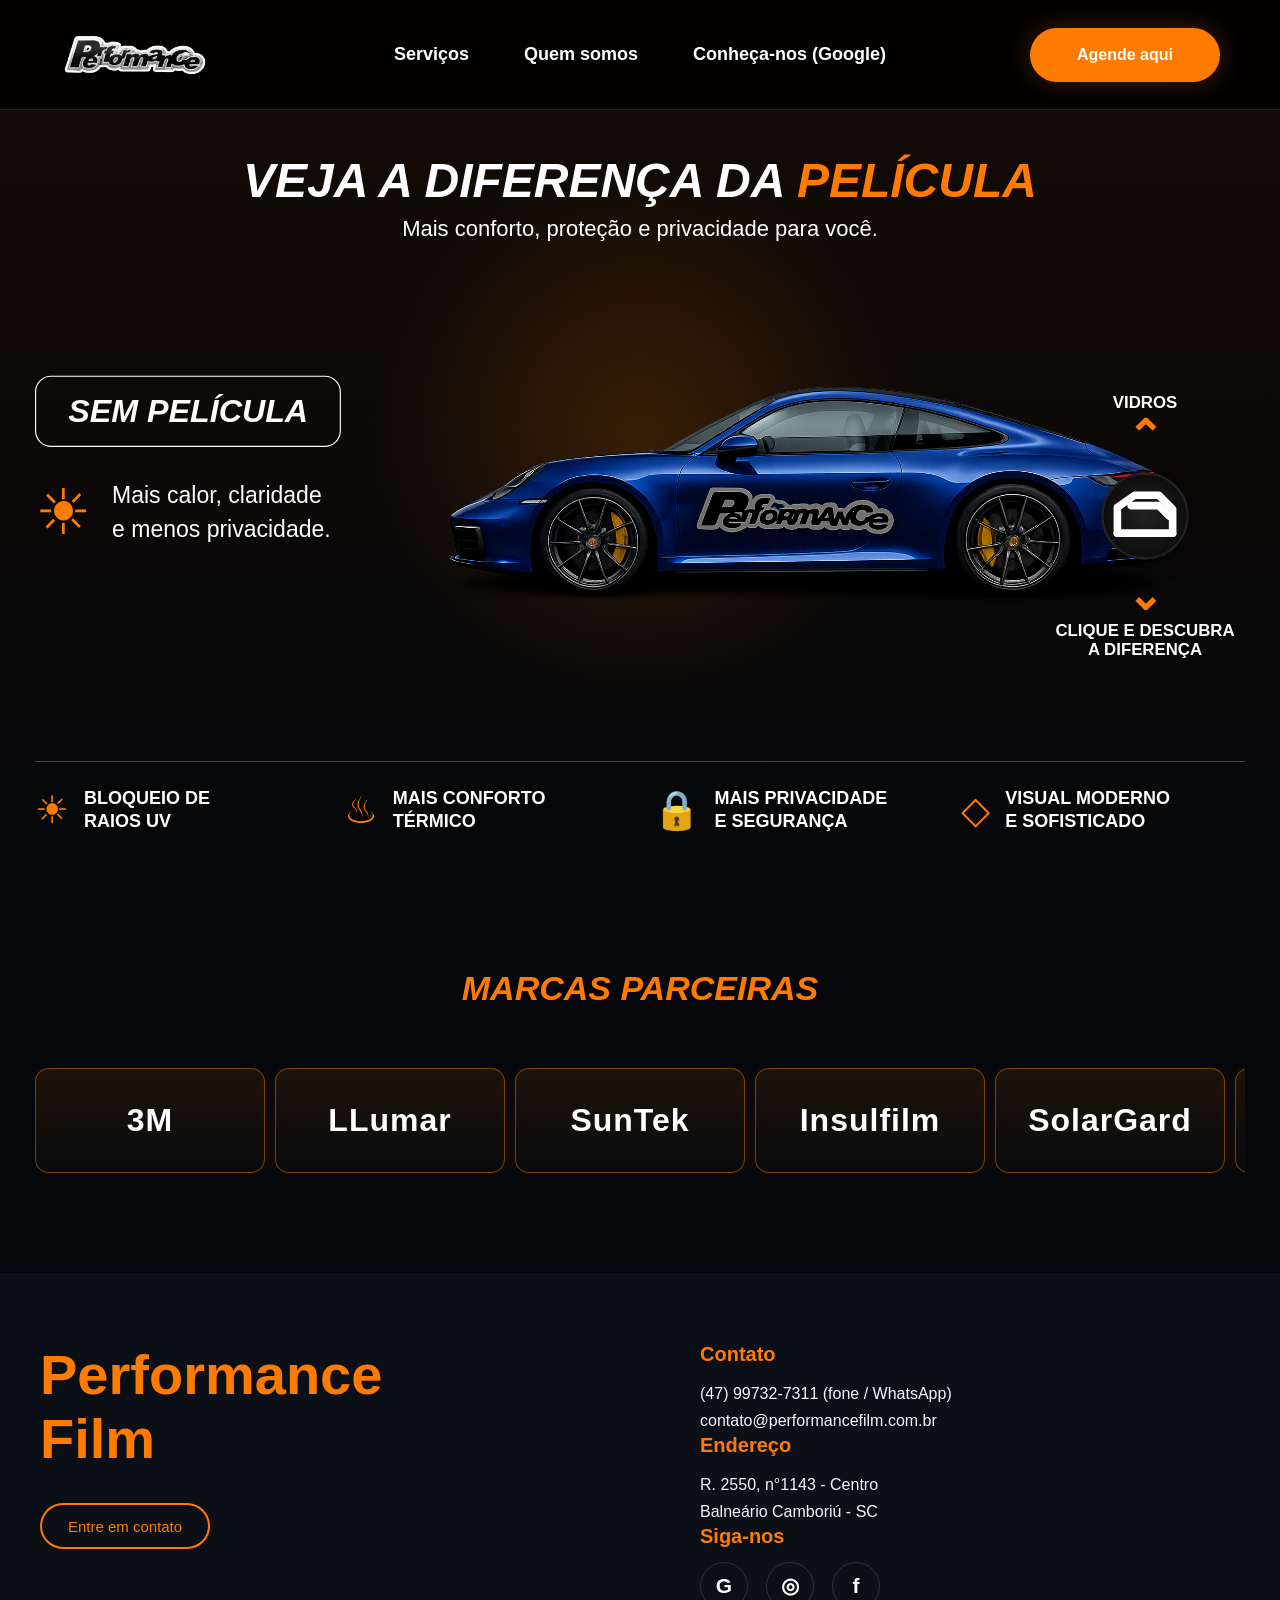
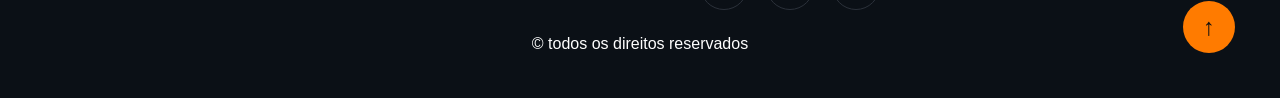
<file: performance-v2/index.html>
<!DOCTYPE html>
<html lang="pt-BR">
<head>
<meta charset="UTF-8">
<meta name="viewport" content="width=device-width, initial-scale=1.0">
<title>Performance Film | Demonstração</title>

<style>
    *{
    margin:0;
    padding:0;
    box-sizing:border-box;
}

html{
    scroll-behavior:smooth;
}

body{
    font-family:Arial, Helvetica, sans-serif;
    background:#05070a;
    color:#fff;
    overflow-x:hidden;
}

/* NAVBAR */

.navbar{
    width:100%;
    height:110px;
    padding:0 60px;
    position:fixed;
    top:0;
    left:0;
    z-index:1000;
    background:rgba(0,0,0,.88);
    backdrop-filter:blur(12px);
    -webkit-backdrop-filter:blur(12px);
    border-bottom:1px solid rgba(255,123,0,.22);
    display:flex;
    align-items:center;
}

.nav-container{
    width:100%;
    max-width:1550px;
    margin:0 auto;
    display:grid;
    grid-template-columns:1fr auto 1fr;
    align-items:center;
}

/* LOGO */

.logo{
    display:flex;
    align-items:center;
    justify-content:flex-start;
}

#logoMenu{
    width:150px;
    display:block;
    cursor:pointer;
    object-fit:contain;
    transition:.3s;
}

#logoMenu:hover{
    transform:scale(1.03);
}

/* MENU DESKTOP */

.menu{
    display:flex;
    align-items:center;
    justify-content:center;
    gap:55px;
    list-style:none;
}

.menu a{
    color:#fff;
    text-decoration:none;
    font-size:18px;
    font-weight:700;
    transition:.3s;
    position:relative;
}

.menu a::after{
    content:'';
    position:absolute;
    left:0;
    bottom:-8px;
    width:0%;
    height:2px;
    background:#ff7b00;
    transition:.3s;
}

.menu a:hover{
    color:#ff7b00;
}

.menu a:hover::after{
    width:100%;
}

/* BOTÃO DESKTOP */

.nav-btn{
    justify-self:end;
    width:190px;
    height:54px;
    border-radius:50px;
    background:#ff7b00;
    color:#fff;
    text-decoration:none;
    display:flex;
    align-items:center;
    justify-content:center;
    font-size:16px;
    font-weight:800;
    transition:.3s;
    box-shadow:0 0 25px rgba(255,123,0,.25);
}

.nav-btn:hover{
    background:#ff9326;
    transform:translateY(-2px) scale(1.02);
}

/* MOBILE ACTIONS */

.mobile-actions{
    display:none;
    align-items:center;
    gap:12px;
    justify-self:end;
}

.mobile-btn{
    width:130px;
    height:40px;
    border-radius:40px;
    background:#ff7b00;
    color:#fff;
    text-decoration:none;
    display:flex;
    align-items:center;
    justify-content:center;
    font-size:13px;
    font-weight:700;
}

.menu-toggle{
    width:42px;
    height:42px;
    border:none;
    border-radius:10px;
    background:rgba(255,255,255,.08);
    color:#fff;
    font-size:24px;
    cursor:pointer;
}

/* MENU MOBILE */

.mobile-menu{
    position:fixed;
    top:0;
    right:-100%;
    width:280px;
    height:100vh;
    background:linear-gradient(180deg,#140b04,#05070a);
    z-index:2000;
    display:flex;
    flex-direction:column;
    align-items:center;
    justify-content:center;
    gap:28px;
    transition:.45s ease;
}

.mobile-menu.active{
    right:0;
}

.mobile-menu a{
    color:#fff;
    text-decoration:none;
    font-size:22px;
    font-weight:600;
    transition:.3s;
}

.mobile-menu a:hover{
    color:#ff7b00;
}

.close-menu{
    position:absolute;
    top:22px;
    right:22px;
    background:none;
    border:none;
    color:#fff;
    font-size:28px;
    cursor:pointer;
}

.mobile-menu-btn{
    margin-top:20px;
    width:190px;
    height:50px;
    border-radius:40px;
    background:#ff7b00;
    display:flex;
    align-items:center;
    justify-content:center;
    font-size:16px !important;
    font-weight:700 !important;
}

/* DEMONSTRAÇÃO */

.demo-section{
    min-height:auto;
    background:
    radial-gradient(circle at center, rgba(255,123,0,.18), transparent 35%),
    linear-gradient(180deg,#140b04,#05070a);
    padding:155px 35px 35px;
    overflow:hidden;
}

.title{
    text-align:center;
    margin-bottom:20px;
}

.title h1{
    font-size:48px;
    font-style:italic;
    font-weight:900;
    text-transform:uppercase;
    line-height:1.1;
}

.title h1 span{
    color:#ff7b00;
}

.title p{
    margin-top:8px;
    font-size:22px;
}

.demo-box{
    max-width:1500px;
    height:500px;
    margin:auto;
    position:relative;
    overflow:hidden;
    border-bottom:1px solid rgba(255,123,0,.45);
}

/* INFO */

.info-left{
    position:absolute;
    left:0;
    top:125px;
    width:420px;
    z-index:20;
    transform:scale(1.15);
    transform-origin:left center;
}

.badge{
    display:inline-block;
    padding:14px 28px;
    border:1px solid #fff;
    border-radius:14px;
    font-size:28px;
    font-weight:900;
    font-style:italic;
    margin-bottom:25px;
    transition:.3s;
}

.badge.ativo{
    border-color:#ff7b00;
    color:#ffd9b0;
}

.info-content{
    display:flex;
    align-items:center;
    gap:18px;
}

.icon{
    font-size:55px;
    color:#ff7b00;
    transition:.3s;
}

.icon.ativo{
    color:#ff7b00;
}

.info-content p{
    font-size:20px;
    line-height:1.45;
}

.car-area{
    position:absolute;
    right:40px;
    bottom:-20px;
    width:calc(100% - 420px);
    height:560px;
    display:flex;
    align-items:center;
    justify-content:center;
    overflow:hidden;
}

.car-area img{
    width:100%;
    max-width:1050px;
    height:auto;
    object-fit:contain;
    object-position:center bottom;
    display:block;
    transition:opacity .18s ease;
}

.side-control{
    position:absolute;
    right:20px;
    top:145px;
    text-align:center;
    z-index:30;
    transform:scale(1.12);
}

.side-control p{
    font-size:15px;
    font-weight:bold;
}

.arrow{
    color:#ff7b00;
    font-size:38px;
    font-weight:bold;
}

.btn-pelicula{
    width:78px;
    height:78px;
    border-radius:50%;
    border:2px solid #222;
    background:radial-gradient(circle,#222,#050505);
    color:#fff;
    cursor:pointer;
    margin:10px auto;
    transition:.3s;
    box-shadow:0 0 20px rgba(0,0,0,.5);
}

.btn-pelicula:hover{
    border-color:#ff7b00;
    transform:scale(1.05);
}

.bottom-benefits{
    max-width:1500px;
    margin:25px auto 0;
    display:grid;
    grid-template-columns:repeat(4,1fr);
    gap:25px;
}

.benefit{
    display:flex;
    align-items:center;
    gap:15px;
}

.benefit .icon{
    font-size:38px;
    color:#ff7b00;
}

.benefit h3{
    font-size:18px;
    line-height:1.3;
}

.marcas-section{
    background:#05070a;
    padding:100px 35px 100px;
    overflow:hidden;
}

.marcas-section h2{
    text-align:center;
    color:#ff7b00;
    font-size:34px;
    font-style:italic;
    text-transform:uppercase;
    margin-bottom:60px;
}

.marcas-carrossel{
    width:100%;
    max-width:1300px;
    margin:0 auto;
    overflow:hidden;
    position:relative;
}

.marcas-track{
    display:flex;
    gap:10px;
    width:max-content;
    animation:marcasSlide 22s linear infinite;
}

.marca-card{
    width:230px;
    height:105px;
    border:1px solid rgba(255,123,0,.45);
    border-radius:14px;
    background:linear-gradient(180deg,rgba(255,123,0,.10),rgba(255,255,255,.02));
    color:#fff;
    display:flex;
    align-items:center;
    justify-content:center;
    font-size:32px;
    font-weight:900;
    letter-spacing:1px;
    box-shadow:0 0 25px rgba(255,123,0,.08);
}

@keyframes marcasSlide{
    from{
        transform:translateX(0);
    }

    to{
        transform:translateX(-50%);
    }
}

.footer{
    background:#0b1016;
    padding:70px 40px 45px;
    position:relative;
    overflow:hidden;
}

.footer-container{
    max-width:1250px;
    margin:0 auto;
    display:grid;
    grid-template-columns:1fr 1fr;
    gap:120px;
    align-items:flex-start;
}

.footer-left h2{
    color:#ff7b00;
    font-size:56px;
    line-height:1.15;
    font-weight:800;
    margin-bottom:32px;
}

.footer-btn{
    display:inline-flex;
    align-items:center;
    justify-content:center;
    width:170px;
    height:46px;
    border:2px solid #ff7b00;
    border-radius:40px;
    color:#ff7b00;
    text-decoration:none;
    font-size:15px;
    font-weight:500;
    transition:.3s;
}

.footer-btn:hover{
    background:#ff7b00;
    color:#111;
}

.footer-info h3{
    color:#ff7b00;
    font-size:20px;
    font-weight:700;
    margin-bottom:14px;
}

.footer-info p{
    color:#f5f5f5;
    font-size:16px;
    line-height:1.7;
}

.social{
    display:flex;
    align-items:center;
    gap:18px;
    margin-top:10px;
}

.social a{
    width:48px;
    height:48px;
    border:1px solid #2b313a;
    border-radius:50%;
    color:#fff;
    text-decoration:none;
    display:flex;
    align-items:center;
    justify-content:center;
    font-size:21px;
    font-weight:bold;
    transition:.3s;
}

.social a:hover{
    border-color:#ff7b00;
    color:#ff7b00;
    transform:translateY(-3px);
}

.back-top{
    position:absolute;
    right:45px;
    bottom:45px;
    width:52px;
    height:52px;
    border:none;
    border-radius:50%;
    background:#ff7b00;
    color:#111;
    font-size:24px;
    font-weight:bold;
    display:flex;
    align-items:center;
    justify-content:center;
    cursor:pointer;
}

.direitos{
    text-align:center;
    margin-top:25px;
}

@media(max-width:900px){

    body{
        overflow-x:hidden;
    }

    .navbar{
        height:74px;
        padding:0 18px;
    }

    .nav-container{
        display:flex;
        align-items:center;
        justify-content:space-between;
    }

    .menu,
    .nav-btn{
        display:none;
    }

    .mobile-actions{
        display:flex;
    }

    #logoMenu{
        width:95px;
    }

    .title h1{
        font-size:31px;
        line-height:1.1;
    }

    .title p{
        font-size:17px;
        line-height:1.4;
    }

    .demo-box{
        height:440px;
    }

    .info-left{
        top:15px;
        left:0;
        width:220px;
        transform:none;
    }

    .badge{
        font-size:18px;
        padding:10px 18px;
    }

    .info-content{
        gap:10px;
    }

    .info-content p{
        font-size:14px;
        line-height:1.35;
    }

    .icon{
        font-size:32px;
    }

    .car-area{
        width:100%;
        height:230px;
        right:0;
        bottom:70px;
    }

    .car-area img{
        width:100%;
        max-width:100%;
        height:100%;
        object-fit:contain;
        object-position:center bottom;
    }

    .side-control{
        display:none;
        transform:none;
    }

    .bottom-benefits{
        width:100%;
        max-width:100%;
        padding:0 10px;
        grid-template-columns:1fr 1fr;
        gap:22px 14px;
        overflow:hidden;
    }

    .benefit{
        width:100%;
        align-items:flex-start;
        gap:10px;
    }

    .benefit .icon{
        font-size:26px;
        min-width:28px;
    }

    .benefit h3{
        font-size:13px;
        line-height:1.25;
        word-break:normal;
        overflow-wrap:break-word;
    }

    .marcas-section h2{
        font-size:30px;
        line-height:1.1;
        max-width:260px;
        margin:0 auto 30px;
    }

    .marcas-carrossel{
        width:100%;
        max-width:100%;
        overflow:hidden;
    }

    .marca-card{
        width:130px;
        height:82px;
        font-size:22px;
        flex-shrink:0;
    }

    .footer-container{
        grid-template-columns:1fr;
        gap:55px;
    }

    .footer{
        padding:60px 28px 40px;
    }

    .footer-left h2{
        font-size:48px;
        line-height:1.1;
    }

    .footer-btn{
        width:185px;
        height:48px;
        font-size:15px;
    }

    .footer-info h3{
        font-size:18px;
    }

    .footer-info p{
        font-size:14px;
        line-height:1.6;
        overflow-wrap:break-word;
    }

    .social{
        gap:14px;
    }

    .social a{
        width:44px;
        height:44px;
        font-size:20px;
    }

    .back-top{
        right:24px;
        bottom:24px;
        width:54px;
        height:54px;
    }

    .direitos{
        font-size:12px;
        margin-top:18px;
        padding-right:45px;
    }

}

</style>
</head>

<body>

<header class="navbar">

    <div class="nav-container">

        <div class="logo">
            <a href="index.html">
            <img src="img/logo.webp" alt="Performance Film" id="logoMenu">
            </a>
        </div>

        <nav class="menu">
            <a href="servicos.html">Serviços</a>
            <a href="quemsomos.html">Quem somos</a>            
            <a href="https://www.google.com/search?q=performancefilm" target="_blank">Conheça-nos (Google)</a>
        </nav>

        <a href="https://wa.me/5547997327311" class="nav-btn">
            Agende aqui
        </a>

        <div class="mobile-actions">

            <button id="menuToggle" class="menu-toggle">
                ☰
            </button>

        </div>

    </div>

</header>

<div class="mobile-menu" id="mobileMenu">

    <button class="close-menu" id="closeMenu">
        ✕
    </button>

      <a href="servicos.html">Serviços</a>
            <a href="quemsomos.html">Quem somos</a>            
            <a href="https://www.google.com/search?q=performancefilm" target="_blank">Conheça-nos (Google)</a>

    <a href="https://wa.me/5547997327311" class="mobile-menu-btn">
        Agende aqui
    </a>

</div>

<section class="demo-section">

    <div class="title">

        <h1>
            Veja a diferença da
            <span>película</span>
        </h1>

        <p>
            Mais conforto, proteção e privacidade para você.
        </p>

    </div>

    <div class="demo-box">

        <div class="info-left">

            <div class="badge" id="badgeTexto">
                SEM PELÍCULA
            </div>

            <div class="info-content">

                <div class="icon" id="iconeInfo">
                    ☀
                </div>

                <p id="textoInfo">
                    Mais calor, claridade<br>
                    e menos privacidade.
                </p>

            </div>

        </div>

        <div class="car-area">

            <img
            src="img/car-normal.png"
            alt="Carro Performance Film"
            id="carroImg">

        </div>

        <div class="side-control">

            <p>VIDROS</p>

            <div class="arrow">⌃</div>

            <button class="btn-pelicula" id="btnPelicula">

                <svg
                xmlns="http://www.w3.org/2000/svg"
                viewBox="0 0 24 24"
                fill="none"
                stroke="white"
                stroke-width="2.2"
                stroke-linecap="round"
                stroke-linejoin="round">

                    <path d="M4 17V9.5L9 6h7l4 4v7z"/>
                    <path d="M4 17h16"/>
                    <path d="M8 9h8l3 3"/>

                </svg>

            </button>

            <div class="arrow">⌄</div>

            <p>
                CLIQUE E DESCUBRA<br>
                A DIFERENÇA
            </p>

        </div>

    </div>

    <div class="bottom-benefits">

        <div class="benefit">
            <div class="icon">☀</div>
            <h3>BLOQUEIO DE<br>RAIOS UV</h3>
        </div>

        <div class="benefit">
            <div class="icon">♨</div>
            <h3>MAIS CONFORTO<br>TÉRMICO</h3>
        </div>

        <div class="benefit">
            <div class="icon">🔒</div>
            <h3>MAIS PRIVACIDADE<br>E SEGURANÇA</h3>
        </div>

        <div class="benefit">
            <div class="icon">◇</div>
            <h3>VISUAL MODERNO<br>E SOFISTICADO</h3>
        </div>

    </div>

</section>

<section class="marcas-section">

    <h2>Marcas parceiras</h2>

    <div class="marcas-carrossel">

        <div class="marcas-track">

            <div class="marca-card">3M</div>
            <div class="marca-card">LLumar</div>
            <div class="marca-card">SunTek</div>
            <div class="marca-card">Insulfilm</div>
            <div class="marca-card">SolarGard</div>
            <div class="marca-card">Performance</div>

            <div class="marca-card">3M</div>
            <div class="marca-card">LLumar</div>
            <div class="marca-card">SunTek</div>
            <div class="marca-card">Insulfilm</div>
            <div class="marca-card">SolarGard</div>
            <div class="marca-card">Performance</div>

        </div>

    </div>

</section>

<footer class="footer">

    <div class="footer-container">

        <div class="footer-left">

            <h2>
                Performance<br>
                Film
            </h2>

            <a href="https://wa.me/5547997327311" class="footer-btn">
                Entre em contato
            </a>

        </div>

        <div class="footer-right">

            <div class="footer-info">
                <h3>Contato</h3>
                <p>(47) 99732-7311 (fone / WhatsApp)</p>
                <p>contato@performancefilm.com.br</p>
            </div>

            <div class="footer-info">
                <h3>Endereço</h3>
                <p>R. 2550, n°1143 - Centro</p>
                <p>Balneário Camboriú - SC</p>
            </div>

            <div class="footer-info">

                <h3>Siga-nos</h3>

                <div class="social">

                    <a href="#">G</a>
                    <a href="#">◎</a>
                    <a href="#">f</a>

                </div>

            </div>

        </div>

    </div>

    <p class="direitos">
        © todos os direitos reservados
    </p>

    <button class="back-top">
        ↑
    </button>

</footer>

<script>

let comPelicula = false;
let intervaloAutomatico;

const carroImg = document.getElementById('carroImg');
const badgeTexto = document.getElementById('badgeTexto');
const textoInfo = document.getElementById('textoInfo');
const iconeInfo = document.getElementById('iconeInfo');
const btnPelicula = document.getElementById('btnPelicula');

const preload1 = new Image();
preload1.src = 'img/car-normal.png';

const preload2 = new Image();
preload2.src = 'img/car-pelicula.png';

function trocarPelicula(){

    comPelicula = !comPelicula;

    carroImg.style.opacity = '.96';

    setTimeout(() => {

        if(comPelicula){

            carroImg.src = 'img/car-pelicula.png';

            badgeTexto.textContent = 'COM PELÍCULA';
            badgeTexto.classList.add('ativo');

            iconeInfo.textContent = '🛡';
            iconeInfo.classList.add('ativo');

            textoInfo.innerHTML =
            'Mais conforto térmico,<br>proteção UV e muito<br>mais privacidade.';

        }else{

            carroImg.src = 'img/car-normal.png';

            badgeTexto.textContent = 'SEM PELÍCULA';
            badgeTexto.classList.remove('ativo');

            iconeInfo.textContent = '☀';
            iconeInfo.classList.remove('ativo');

            textoInfo.innerHTML =
            'Mais calor, claridade<br>e menos privacidade.';

        }

        carroImg.style.opacity = '1';

    },120);

}

function alternarPelicula(){

    trocarPelicula();

    clearInterval(intervaloAutomatico);

    intervaloAutomatico = setInterval(() => {
        trocarPelicula();
    },4500);

}

intervaloAutomatico = setInterval(() => {
    trocarPelicula();
},4500);

/* BOTÃO */

if(btnPelicula){

    btnPelicula.addEventListener('click', alternarPelicula);

}

/* MENU MOBILE */

const menuToggle = document.getElementById('menuToggle');
const mobileMenu = document.getElementById('mobileMenu');
const closeMenu = document.getElementById('closeMenu');

if(menuToggle){

    menuToggle.addEventListener('click', () => {
        mobileMenu.classList.add('active');
    });

}

if(closeMenu){

    closeMenu.addEventListener('click', () => {
        mobileMenu.classList.remove('active');
    });

}

document.querySelectorAll('.mobile-menu a').forEach(link => {

    link.addEventListener('click', () => {
        mobileMenu.classList.remove('active');
    });

});

</script>

</body>
</html>
</file>
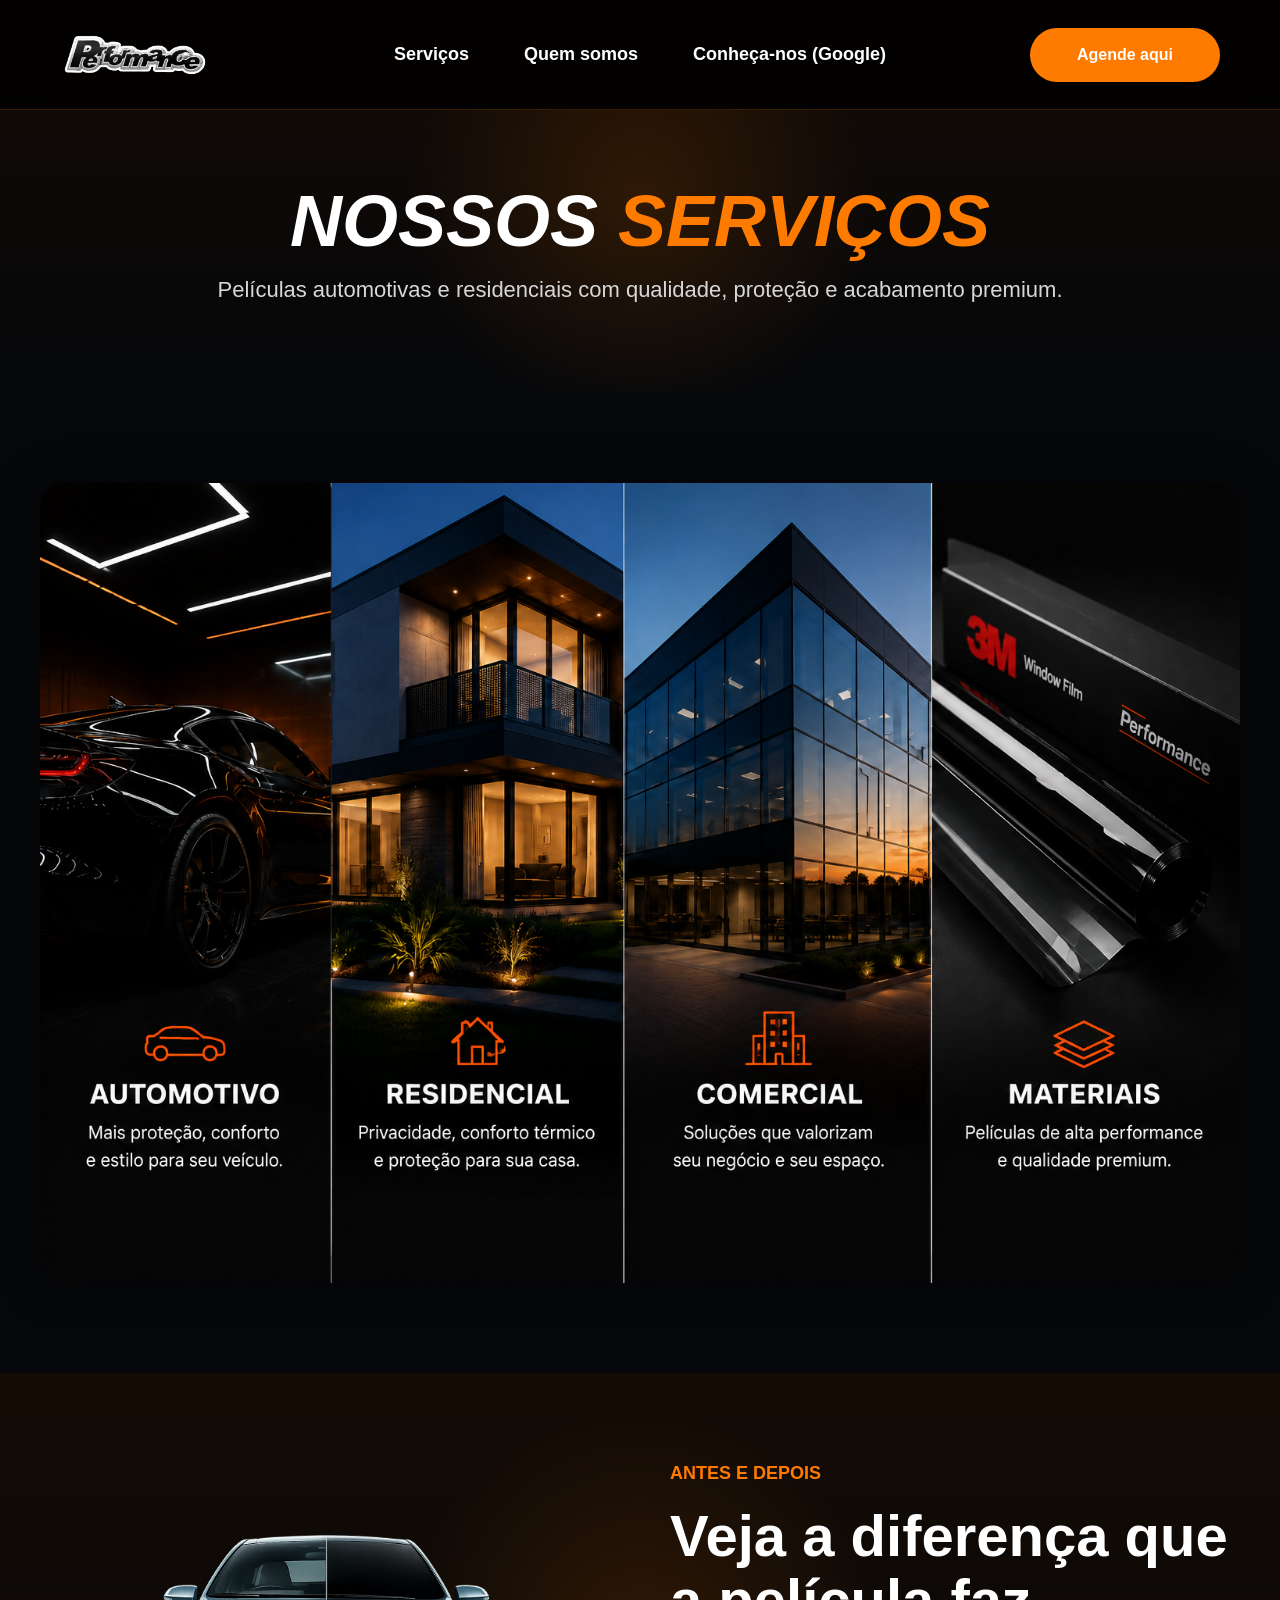
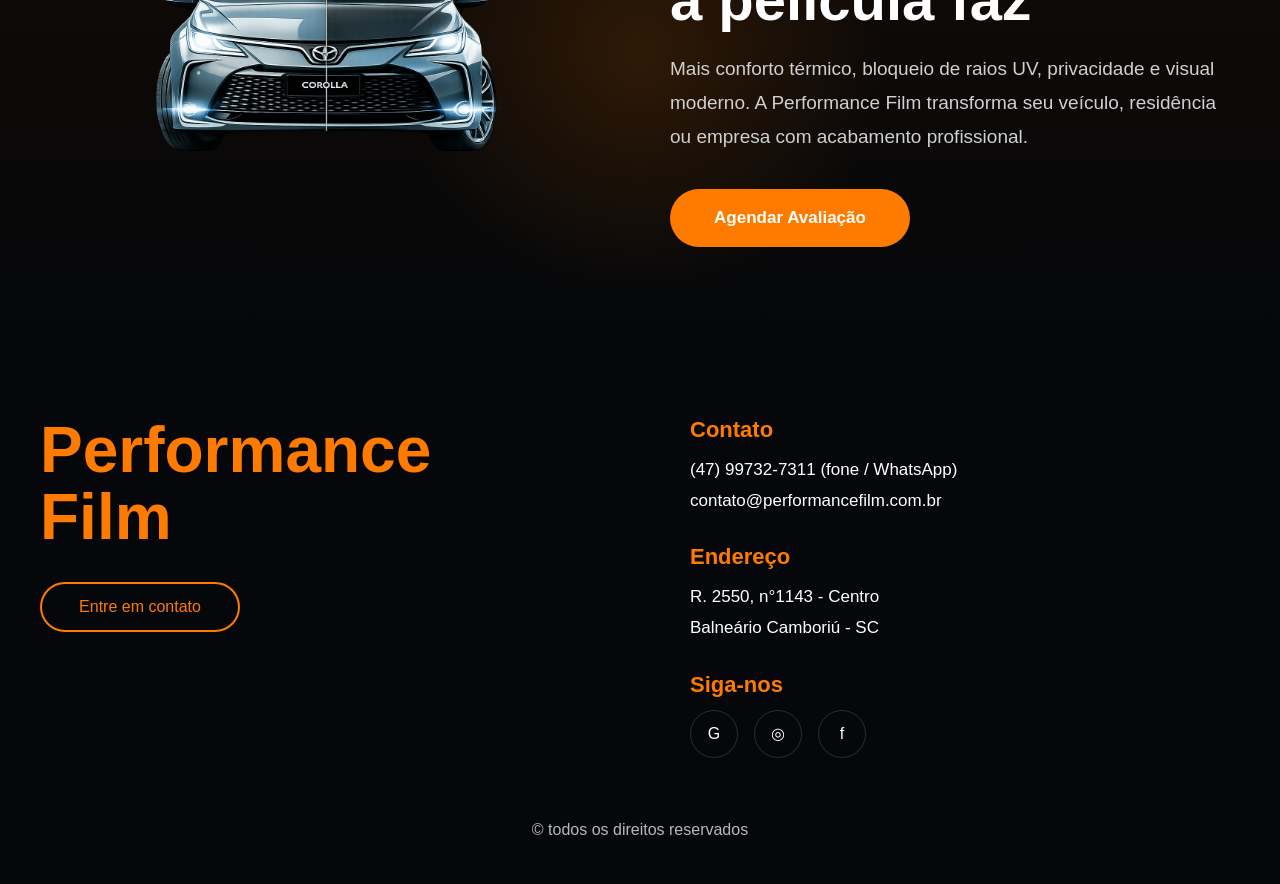
<file: performance-v2/servicos.html>
<!DOCTYPE html>
<html lang="pt-BR">
<head>
<meta charset="UTF-8">
<meta name="viewport" content="width=device-width, initial-scale=1.0">
<title>Serviços | Performance Film</title>

<style>

*{
    margin:0;
    padding:0;
    box-sizing:border-box;
}

html{
    scroll-behavior:smooth;
}

body{
    font-family:Arial, Helvetica, sans-serif;
    background:#05070a;
    color:#fff;
    overflow-x:hidden;
}

/* NAVBAR */

.navbar{
    width:100%;
    height:110px;
    padding:0 60px;
    position:fixed;
    top:0;
    left:0;
    z-index:1000;
    background:rgba(0,0,0,.88);
    backdrop-filter:blur(12px);
    -webkit-backdrop-filter:blur(12px);
    border-bottom:1px solid rgba(255,123,0,.22);
    display:flex;
    align-items:center;
}

.nav-container{
    width:100%;
    max-width:1550px;
    margin:0 auto;
    display:grid;
    grid-template-columns:1fr auto 1fr;
    align-items:center;
}

.logo{
    display:flex;
    align-items:center;
    justify-content:flex-start;
}

#logoMenu{
    width:150px;
    display:block;
    cursor:pointer;
    object-fit:contain;
}

.menu{
    display:flex;
    align-items:center;
    justify-content:center;
    gap:55px;
    list-style:none;
}

.menu a{
    color:#fff;
    text-decoration:none;
    font-size:18px;
    font-weight:700;
    transition:.3s;
    position:relative;
}

.menu a::after{
    content:'';
    position:absolute;
    left:0;
    bottom:-8px;
    width:0%;
    height:2px;
    background:#ff7b00;
    transition:.3s;
}

.menu a:hover{
    color:#ff7b00;
}

.menu a:hover::after{
    width:100%;
}

.nav-btn{
    justify-self:end;
    width:190px;
    height:54px;
    border-radius:50px;
    background:#ff7b00;
    color:#fff;
    text-decoration:none;
    display:flex;
    align-items:center;
    justify-content:center;
    font-size:16px;
    font-weight:800;
    transition:.3s;
}

.nav-btn:hover{
    background:#ff9326;
    transform:translateY(-2px);
}

/* MOBILE */

.mobile-actions{
    display:none;
}

.menu-toggle{
    width:42px;
    height:42px;
    border:none;
    border-radius:10px;
    background:rgba(255,255,255,.08);
    color:#fff;
    font-size:24px;
    cursor:pointer;
}

.mobile-menu{
    position:fixed;
    top:0;
    right:-100%;
    width:280px;
    height:100vh;
    background:linear-gradient(180deg,#140b04,#05070a);
    z-index:2000;
    display:flex;
    flex-direction:column;
    align-items:center;
    justify-content:center;
    gap:28px;
    transition:.45s ease;
}

.mobile-menu.active{
    right:0;
}

.mobile-menu a{
    color:#fff;
    text-decoration:none;
    font-size:22px;
    font-weight:600;
}

.close-menu{
    position:absolute;
    top:22px;
    right:22px;
    background:none;
    border:none;
    color:#fff;
    font-size:28px;
    cursor:pointer;
}

.mobile-menu-btn{
    width:190px;
    height:50px;
    border-radius:40px;
    background:#ff7b00;
    display:flex;
    align-items:center;
    justify-content:center;
    font-size:16px !important;
    font-weight:700 !important;
}

/* HERO */

.servicos-hero{
    padding:180px 20px 90px;
    text-align:center;
    background:
    radial-gradient(circle at center, rgba(255,123,0,.14), transparent 35%),
    linear-gradient(180deg,#140b04,#05070a);
}

.servicos-hero h1{
    font-size:72px;
    font-weight:900;
    font-style:italic;
    text-transform:uppercase;
    margin-bottom:15px;
}

.servicos-hero h1 span{
    color:#ff7b00;
}

.servicos-hero p{
    font-size:22px;
    color:#d7d7d7;
}

/* TRATAMENTOS */

.tratamentos{
    padding:90px 40px;
    background:#05070a;
}

.servicos-img-box{
    width:100%;
    max-width:1600px;
    margin:0 auto;
    border-radius:22px;
    overflow:hidden;
    box-shadow:0 0 40px rgba(0,0,0,.35);
}

.servicos-img-box img{
    width:100%;
    display:block;
    border-radius:22px;
}

/* ANTES E DEPOIS */

.antes-depois{
    width:100%;
    padding:90px 40px;
    background:
    radial-gradient(circle at center, rgba(255, 123, 0, .14), transparent 35%),
    linear-gradient(180deg, #140b04, #05070a);
    display:grid;
    grid-template-columns:1fr 1fr;
    gap:60px;
    align-items:center;
}

.antes-img img{
    width:100%;
    border-radius:18px;
}

.antes-texto span{
    color:#ff7b00;
    font-size:18px;
    font-weight:700;
    text-transform:uppercase;
}

.antes-texto h2{
    font-size:58px;
    line-height:1.1;
    margin:20px 0;
    font-weight:900;
}

.antes-texto p{
    font-size:19px;
    line-height:1.8;
    color:#d0d0d0;
    margin-bottom:35px;
}

.btn-whats{
    width:240px;
    height:58px;
    border-radius:50px;
    background:#ff7b00;
    color:#fff;
    text-decoration:none;
    display:flex;
    align-items:center;
    justify-content:center;
    font-size:17px;
    font-weight:700;
    transition:.3s;
}

.btn-whats:hover{
    background:#ff9326;
}

/* FOOTER */

.footer{
    background:#05070a;
    padding:80px 40px 45px;
}

.footer-container{
    max-width:1300px;
    margin:0 auto;
    display:grid;
    grid-template-columns:1fr 1fr;
    gap:100px;
}

.footer-left h2{
    color:#ff7b00;
    font-size:64px;
    line-height:1.05;
    margin-bottom:30px;
}

.footer-btn{
    width:200px;
    height:50px;
    border-radius:40px;
    border:2px solid #ff7b00;
    color:#ff7b00;
    text-decoration:none;
    display:flex;
    align-items:center;
    justify-content:center;
    transition:.3s;
}

.footer-btn:hover{
    background:#ff7b00;
    color:#111;
}

.footer-info{
    margin-bottom:28px;
}

.footer-info h3{
    color:#ff7b00;
    font-size:22px;
    margin-bottom:12px;
}

.footer-info p{
    font-size:17px;
    line-height:1.8;
}

.social{
    display:flex;
    gap:16px;
}

.social a{
    width:48px;
    height:48px;
    border-radius:50%;
    border:1px solid #2d2d2d;
    color:#fff;
    text-decoration:none;
    display:flex;
    align-items:center;
    justify-content:center;
    transition:.3s;
}

.social a:hover{
    border-color:#ff7b00;
    color:#ff7b00;
}

.direitos{
    text-align:center;
    margin-top:35px;
    color:#b8b8b8;
}

/* RESPONSIVO */

@media(max-width:900px){

    .navbar{
        height:74px;
        padding:0 18px;
    }

    .nav-container{
        display:flex;
        align-items:center;
        justify-content:space-between;
    }

    .menu,
    .nav-btn{
        display:none;
    }

    .mobile-actions{
        display:flex;
    }

    #logoMenu{
        width:95px;
    }

    .servicos-hero{
        padding:130px 20px 70px;
    }

    .servicos-hero h1{
        font-size:42px;
    }

    .servicos-hero p{
        font-size:17px;
        line-height:1.5;
    }

    .tratamentos{
        padding:50px 12px;
    }

    .servicos-img-box{
        border-radius:14px;
    }

    .servicos-img-box img{
        border-radius:14px;
    }

    .antes-depois{
        grid-template-columns:1fr;
        padding:70px 20px;
    }

    .antes-texto h2{
        font-size:38px;
    }

    .antes-texto p{
        font-size:16px;
        line-height:1.7;
    }

    .btn-whats{
        width:100%;
    }

    .footer-container{
        grid-template-columns:1fr;
        gap:60px;
    }

    .footer-left h2{
        font-size:48px;
    }

}

</style>
</head>

<body>

<header class="navbar">
    <div class="nav-container">
    
        <div class="logo">
            <a href="index.html">
            <img src="img/logo.webp" alt="Performance Film" id="logoMenu">
            </a>
        </div>

        <nav class="menu">
            <a href="servicos.html">Serviços</a>
            <a href="quemsomos.html">Quem somos</a>
            <a href="https://www.google.com/search?q=performancefilm" target="_blank">Conheça-nos (Google) </a>
        </nav>

        <a href="https://wa.me/5547997327311" class="nav-btn">
            Agende aqui
        </a>

        <div class="mobile-actions">
            <button id="menuToggle" class="menu-toggle">☰</button>
        </div>

    </div>
</header>

<div class="mobile-menu" id="mobileMenu">

    <button class="close-menu" id="closeMenu">✕</button>

    <a href="servicos.html">Serviços</a>
    <a href="quemsomos.html">Quem somos</a>
    <a href="https://www.google.com/search?q=performancefilm" target="_blank">Conheça-nos</a>

    <a href="https://wa.me/5547997327311" class="mobile-menu-btn">
        Agende aqui
    </a>

</div>

<section class="servicos-hero">

    <h1>
        Nossos <span>Serviços</span>
    </h1>

    <p>
        Películas automotivas e residenciais com qualidade, proteção e acabamento premium.
    </p>

</section>

<section class="tratamentos">

    <div class="servicos-img-box">
        <img src="img/servicos-performance.png" alt="Serviços Performance Film">
    </div>

</section>

<section class="antes-depois">

    <div class="antes-img">
        <img src="img/antes-depois.png" alt="Resultado Performance Film">
    </div>

    <div class="antes-texto">

        <span>ANTES E DEPOIS</span>

        <h2>
            Veja a diferença que a película faz
        </h2>

        <p>
            Mais conforto térmico, bloqueio de raios UV, privacidade e visual moderno.
            A Performance Film transforma seu veículo, residência ou empresa com acabamento profissional.
        </p>

        <a href="https://wa.me/5547997327311?text=Olá! Gostaria de agendar uma avaliação." class="btn-whats">
            Agendar Avaliação
        </a>

    </div>

</section>

<footer class="footer">

    <div class="footer-container">

        <div class="footer-left">

            <h2>
                Performance<br>
                Film
            </h2>

            <a href="https://wa.me/5547997327311" class="footer-btn">
                Entre em contato
            </a>

        </div>

        <div class="footer-right">

            <div class="footer-info">
                <h3>Contato</h3>
                <p>(47) 99732-7311 (fone / WhatsApp)</p>
                <p>contato@performancefilm.com.br</p>
            </div>

            <div class="footer-info">
                <h3>Endereço</h3>
                <p>R. 2550, n°1143 - Centro</p>
                <p>Balneário Camboriú - SC</p>
            </div>

            <div class="footer-info">

                <h3>Siga-nos</h3>

                <div class="social">
                    <a href="#">G</a>
                    <a href="#">◎</a>
                    <a href="#">f</a>
                </div>

            </div>

        </div>

    </div>

    <p class="direitos">
        © todos os direitos reservados
    </p>

</footer>

<script>

const menuToggle = document.getElementById('menuToggle');
const mobileMenu = document.getElementById('mobileMenu');
const closeMenu = document.getElementById('closeMenu');

if(menuToggle){

    menuToggle.addEventListener('click', () => {
        mobileMenu.classList.add('active');
    });

}

if(closeMenu){

    closeMenu.addEventListener('click', () => {
        mobileMenu.classList.remove('active');
    });

}

document.querySelectorAll('.mobile-menu a').forEach(link => {

    link.addEventListener('click', () => {
        mobileMenu.classList.remove('active');
    });

});

</script>

</body>
</html>
</file>
